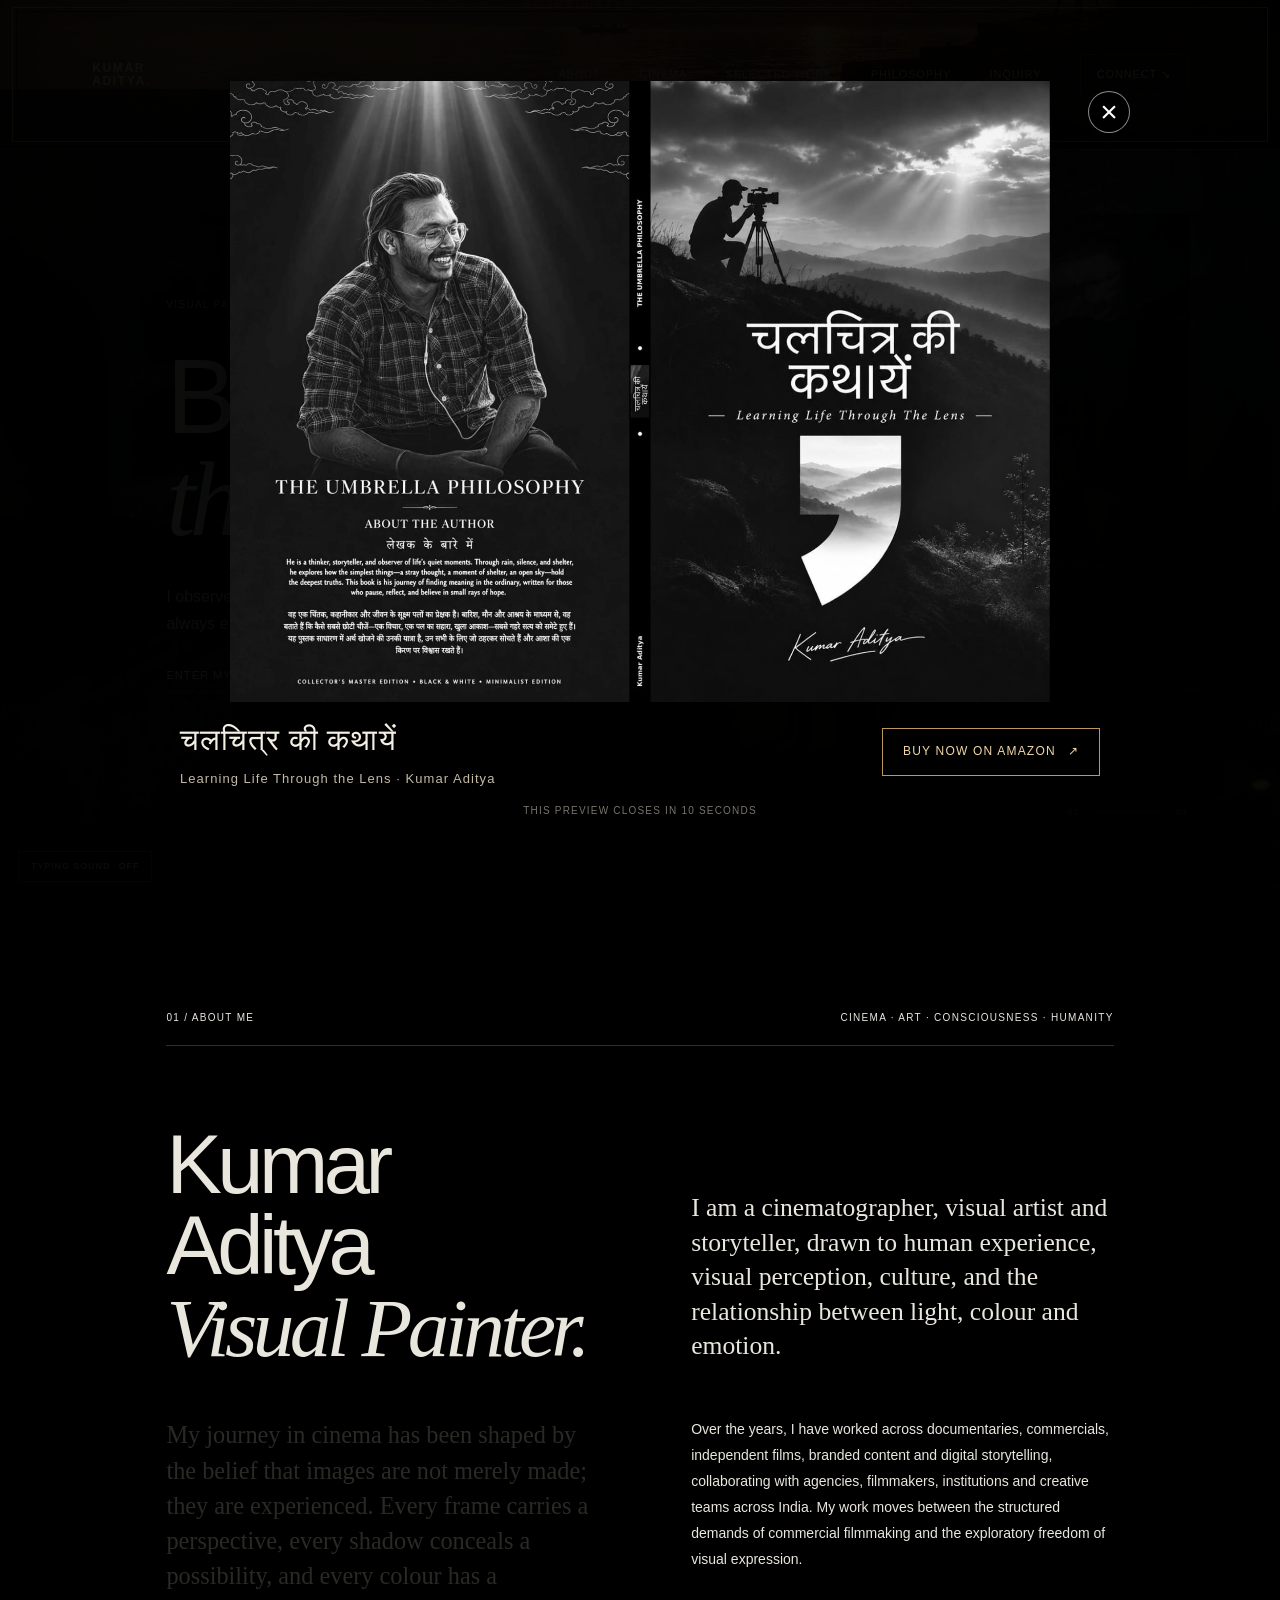
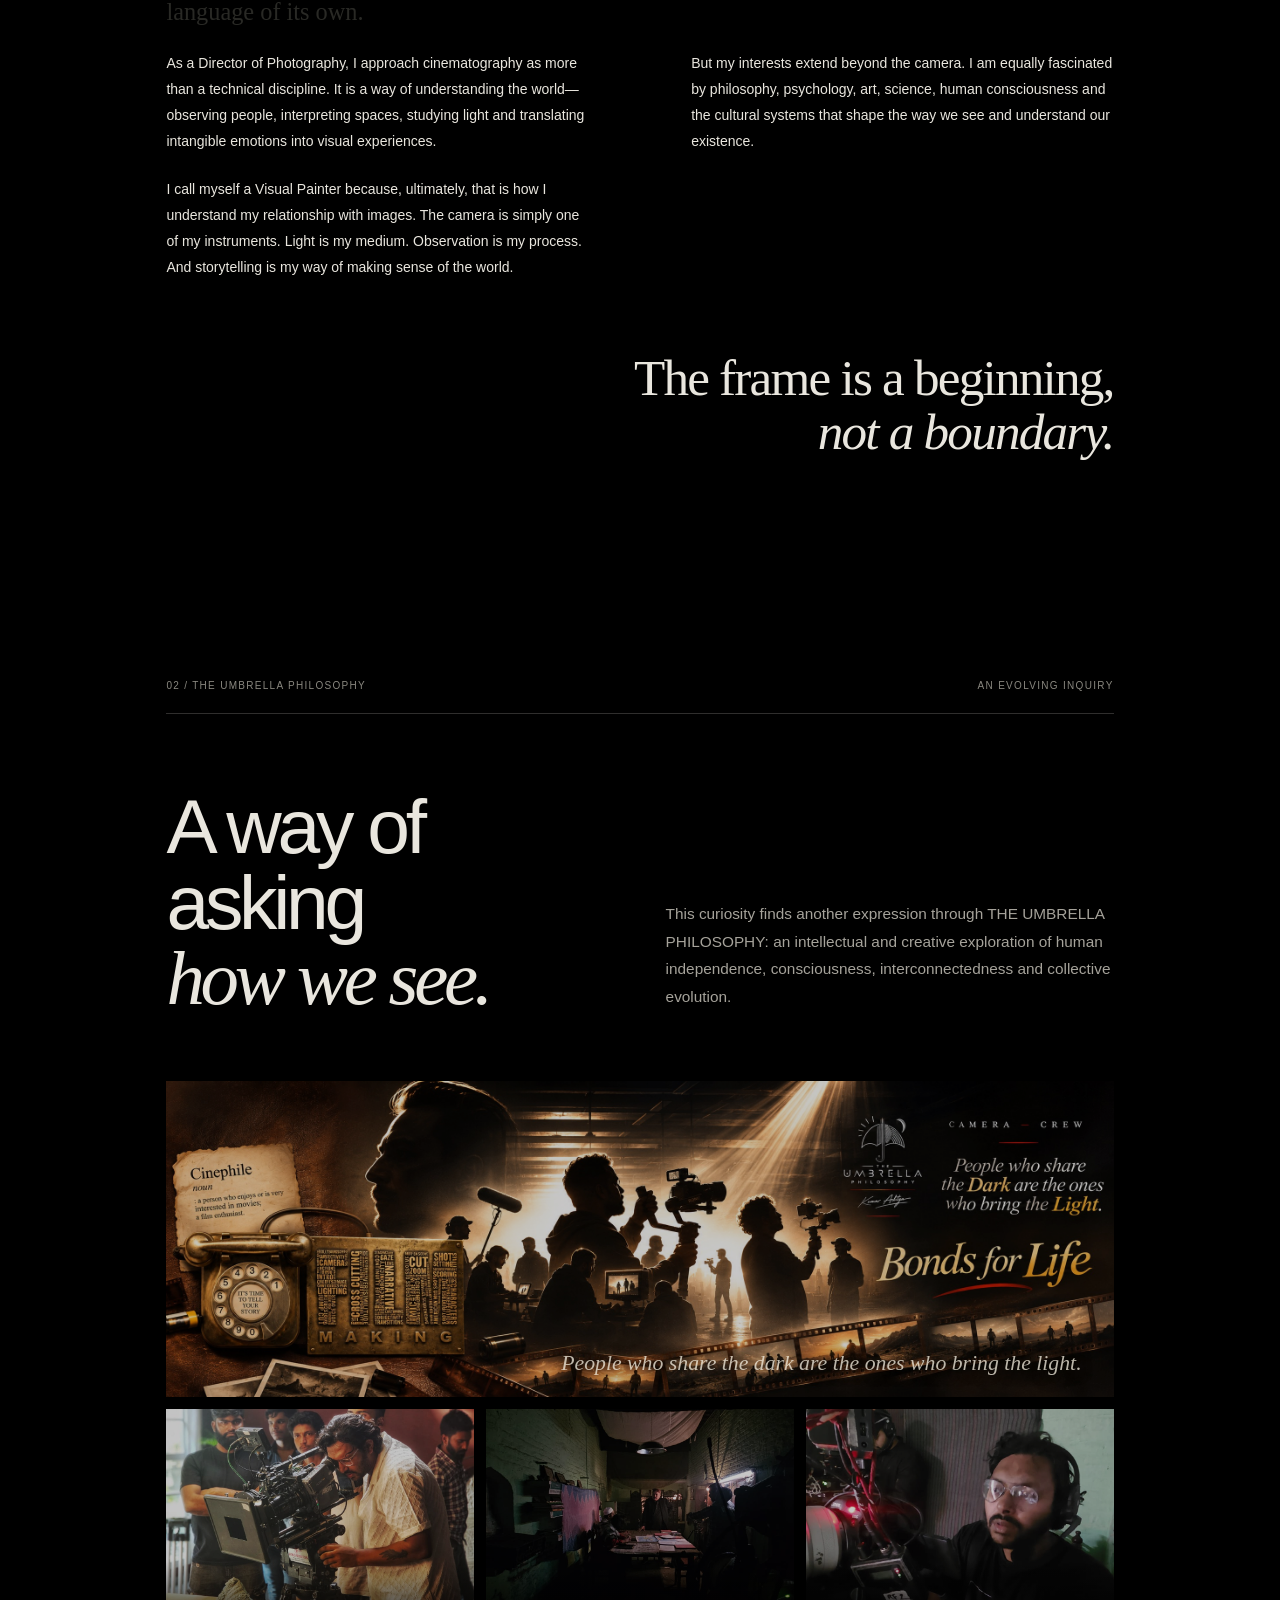
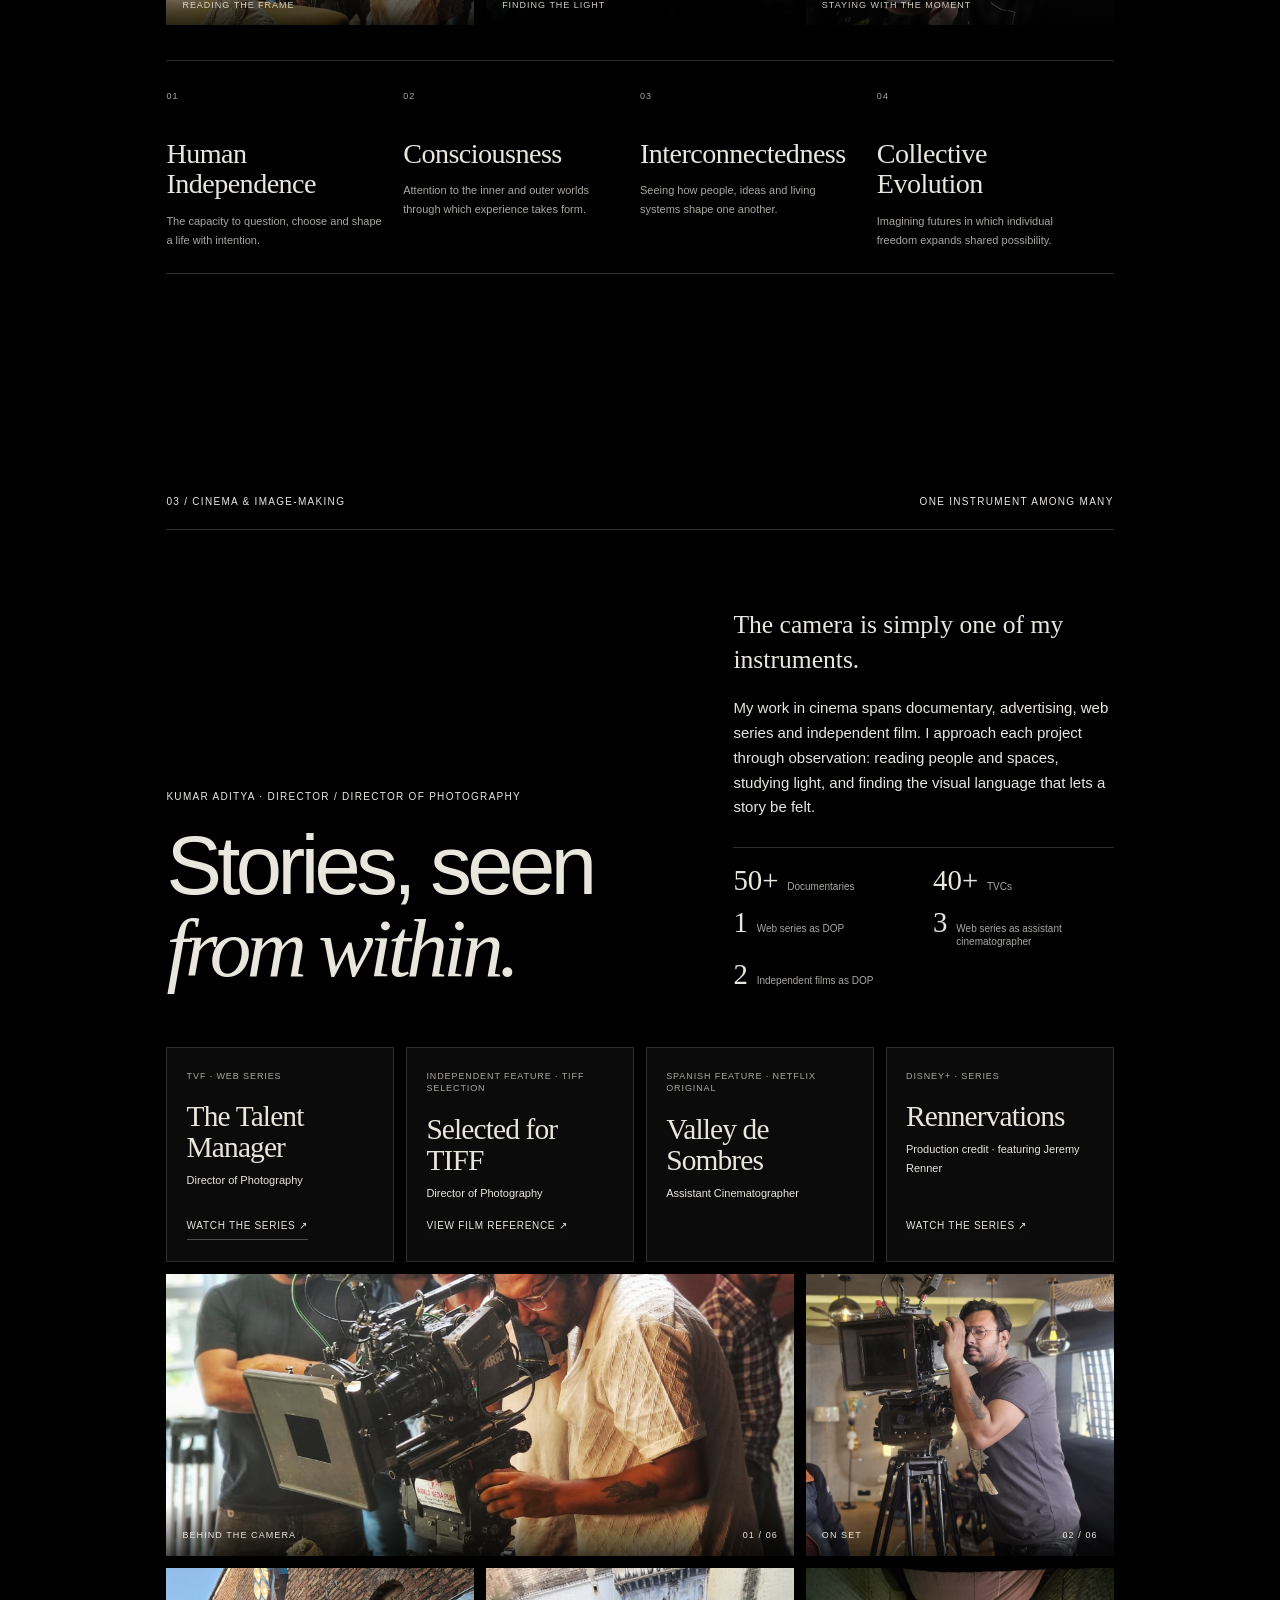
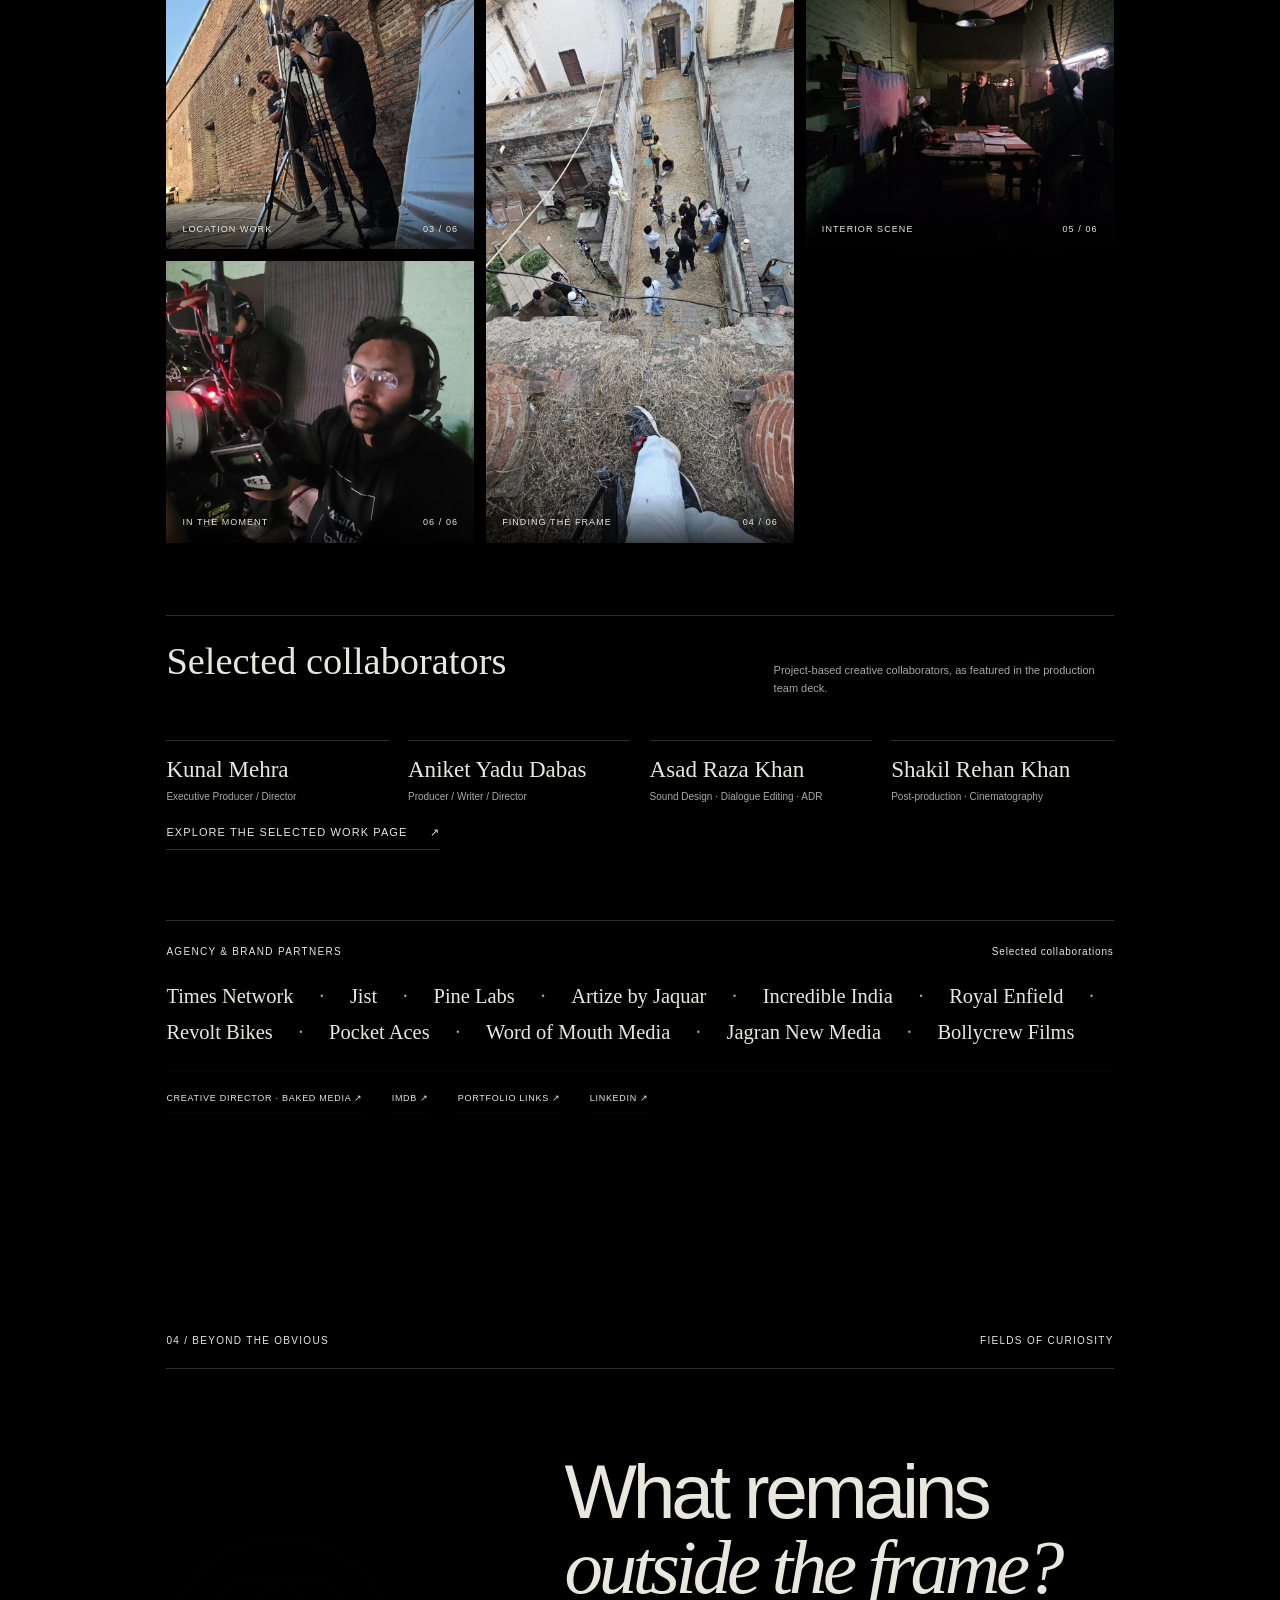
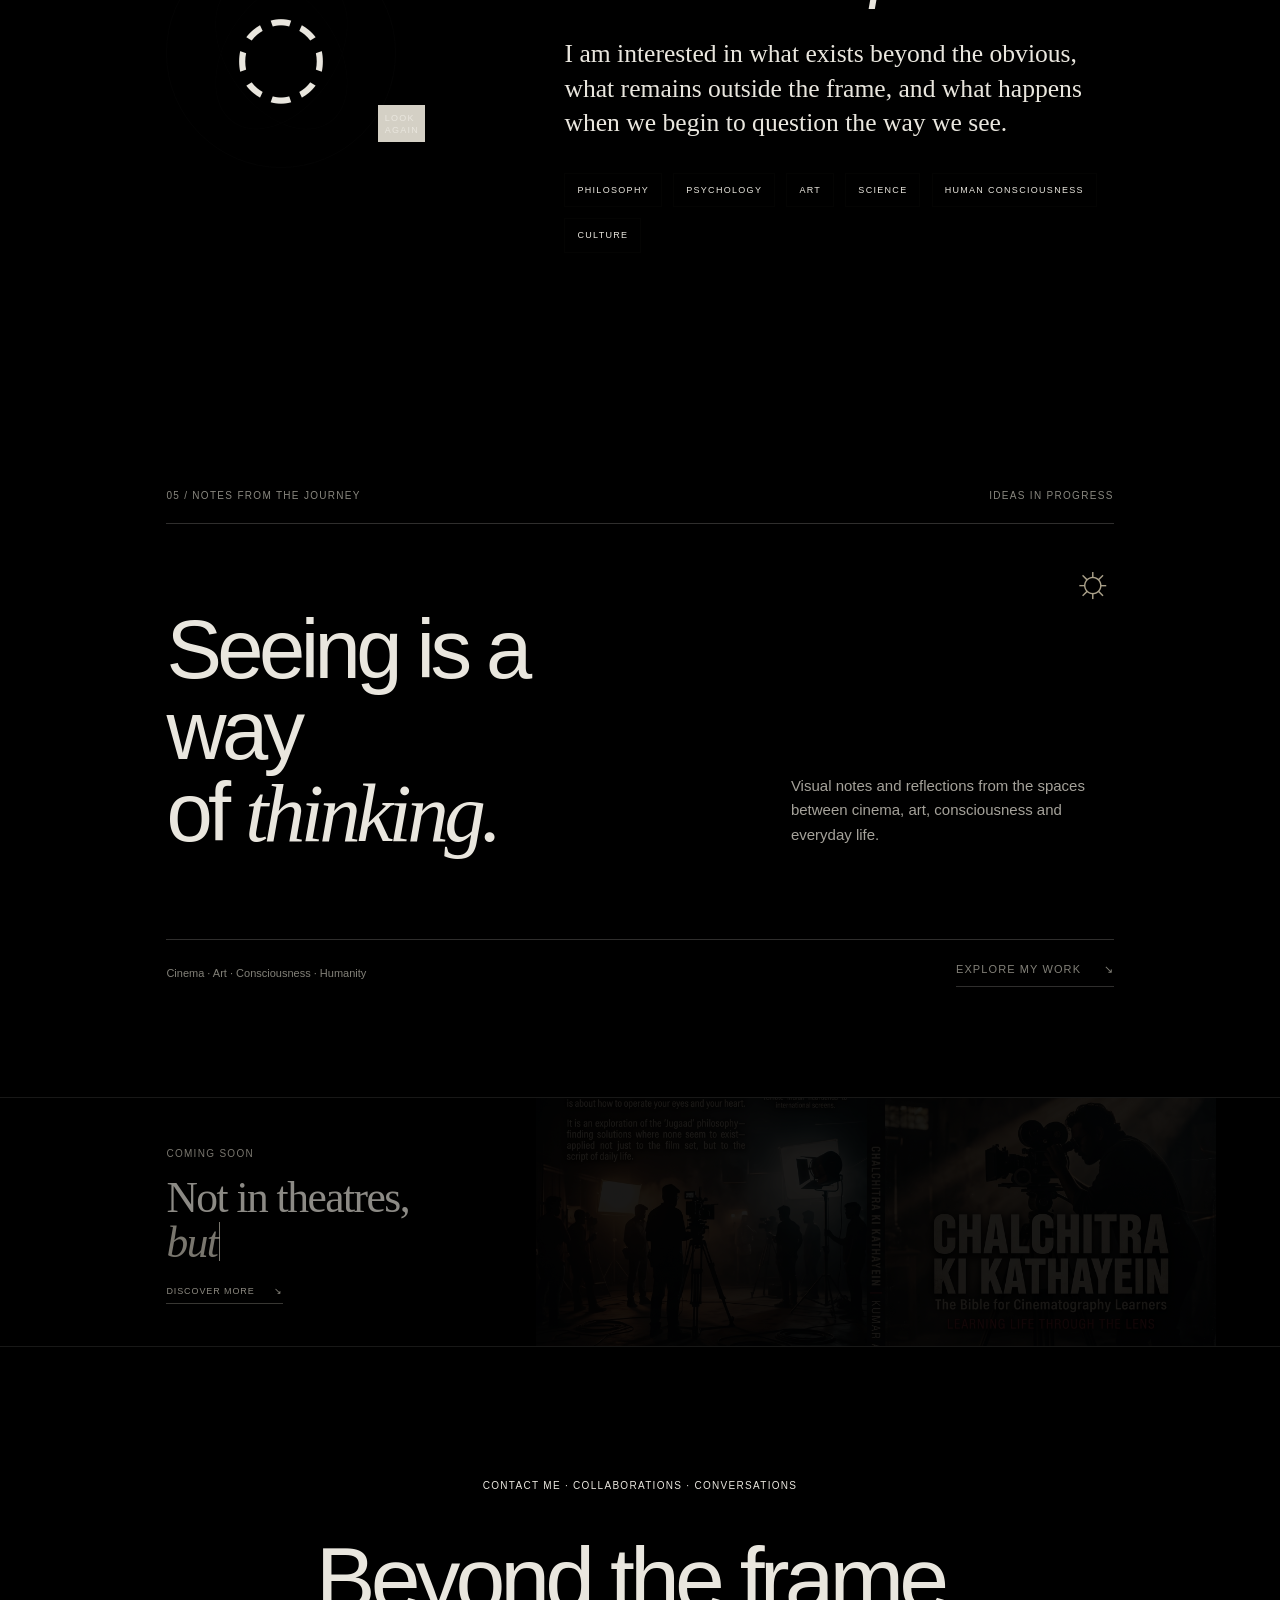
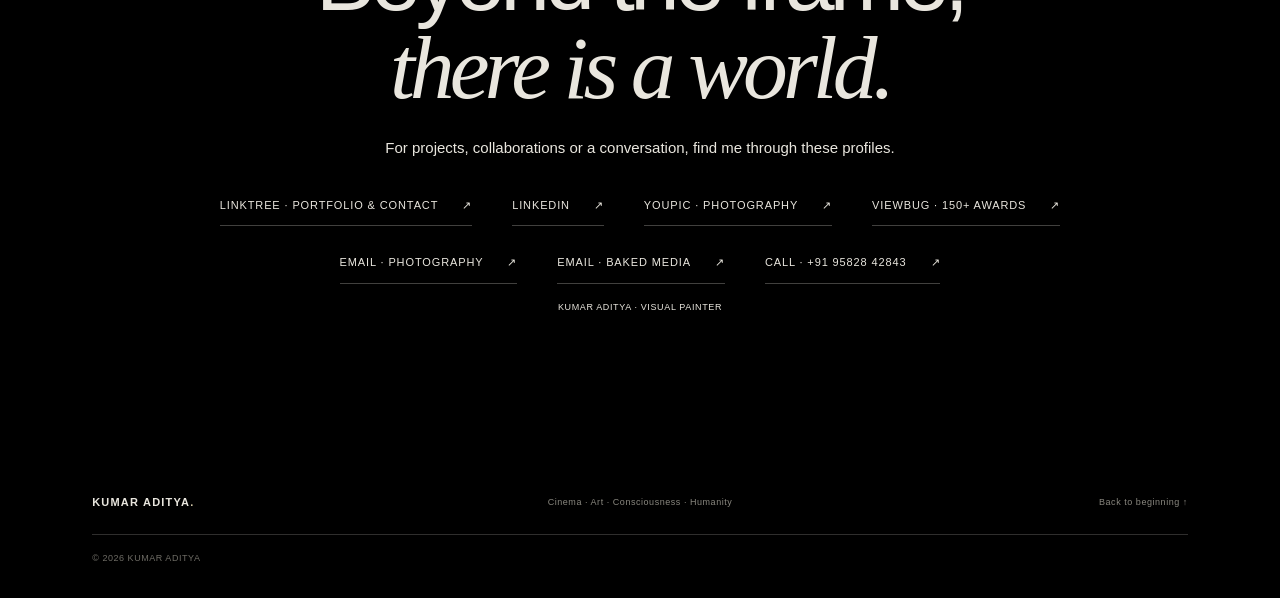
<file: index.html>
<!doctype html>
<html lang="en">
<head>
  <meta charset="utf-8">
  <meta name="viewport" content="width=device-width, initial-scale=1">
  <meta name="theme-color" content="#11110f">
  <meta name="description" content="Kumar Aditya — Visual Painter, cinematographer and storyteller. Cinema · Art · Consciousness · Humanity.">
  <title>Kumar Aditya — Visual Painter</title>
  <link rel="stylesheet" href="styles.css?v=20261117-booksplash">
  <link rel="stylesheet" href="darkness-bg.css?v=20261122-vignette">
  <script src="script.js?v=20261117-booksplash" defer></script>
  <script src="darkness-bg.js?v=20261122-vignette" defer></script>
</head>
<body>
  <div class="darkness-typewriter" aria-label="Darkness of Photography"><span class="darkness-typewriter-text" aria-hidden="true"></span></div>
  <button class="darkness-sound-toggle" type="button" aria-pressed="false" aria-label="Enable typing sound">Typing sound <span>off</span></button>
  <aside class="book-splash" id="book-splash" aria-labelledby="book-splash-title" aria-describedby="book-splash-note">
    <div class="book-splash-panel">
      <button class="book-splash-close" type="button" aria-label="Close book announcement">×</button>
      <img class="book-splash-cover" src="assets/chalchitra-book-cover.jpeg" alt="Black and white cover spread for Kumar Aditya’s book चलचित्र की कथायें — Learning Life Through the Lens">
      <div class="book-splash-details">
        <div><h2 id="book-splash-title">चलचित्र की कथायें</h2><p id="book-splash-note">Learning Life Through the Lens · Kumar Aditya</p></div>
        <a class="book-splash-buy" href="https://www.amazon.in/s?k=Chalchitra+Ki+Kathayein+Kumar+Aditya" target="_blank" rel="noopener noreferrer">Buy now on Amazon <span aria-hidden="true">↗</span></a>
      </div>
      <span class="book-splash-timer" aria-hidden="true">This preview closes in 10 seconds</span>
    </div>
  </aside>
  <a class="skip-link" href="#main">Skip to content</a>
  <header class="site-header">
    <div class="header-art" aria-hidden="true"><div class="header-card-layer"></div><div class="header-cloud-wave header-cloud-wave-one"></div><div class="header-cloud-wave header-cloud-wave-two"></div></div>
    <a class="wordmark" href="#top" aria-label="Kumar Aditya home">KUMAR<br>ADITYA<span class="wordmark-dot">.</span></a>
    <button class="menu-toggle" type="button" aria-expanded="false" aria-controls="site-nav"><span></span><span></span><span class="visually-hidden">Toggle navigation</span></button>
    <nav id="site-nav" class="site-nav" aria-label="Main navigation">
      <a href="#about">About</a><a href="#work">Cinema</a><a href="work.html">Selected Work</a><a href="#philosophy">Philosophy</a><a href="#inquiry">Inquiry</a>
      <a class="nav-contact" href="#connect">Connect <span aria-hidden="true">↘</span></a>
    </nav>
  </header>

  <main id="main">
    <section class="hero" id="top" aria-labelledby="hero-title">
      <div class="darkness-hero-art" aria-hidden="true"></div>
      <div class="darkness-hero-vignette" aria-hidden="true"></div>
      <div class="hero-orbit" aria-hidden="true"><span class="sun"></span><span class="moon"></span><span class="orbit-line"></span></div>
      <div class="hero-cinema-light" aria-hidden="true"></div>
      <div class="hero-ink-reveal" aria-hidden="true"><svg viewBox="0 0 100 100" preserveAspectRatio="none"><defs><mask id="hero-ink-mask" maskUnits="userSpaceOnUse" x="0" y="0" width="100" height="100"><rect width="100" height="100" fill="white"/><g transform="translate(50 52)"><g class="hero-ink-cutout" fill="black"><path d="M-5-1 C-9-5-6-11-1-12 C2-18 8-16 9-10 C15-8 17-2 12 2 C15 8 10 13 5 11 C1 17-6 14-6 9 C-13 8-15 2-11-2 C-10-5-7-5-5-1Z"/><path d="M-2-12 C-7-18-5-22-3-26 C0-21 2-18 1-13ZM9-8 C15-13 19-13 23-12 C20-8 16-6 11-5ZM-12 2 C-19 0-23 2-26 5 C-21 8-16 7-11 5ZM5 10 C8 16 7 21 5 25 C1 20 2 15 2 10Z"/><circle cx="-20" cy="-12" r="2.5"/><circle cx="20" cy="-20" r="1.8"/><circle cx="25" cy="8" r="2.2"/><circle cx="-22" cy="19" r="1.5"/><circle cx="13" cy="23" r="1.4"/></g></g></mask></defs><rect width="100" height="100" fill="#050504" mask="url(#hero-ink-mask)"/></svg></div>
      <p class="eyebrow hero-kicker">Visual Painter · Cinematographer · Storyteller</p>
      <h1 id="hero-title">Beyond the frame,<br><em>there is a world.</em></h1>
      <p class="hero-copy">I observe the world through frames, but my curiosity has always existed beyond them.</p>
      <a class="text-link" href="#about">Enter my world <span aria-hidden="true">↓</span></a>
      <div class="hero-index" aria-hidden="true"><span>01</span><span class="index-line"></span><span>04</span></div>
    </section>

    <section class="intro section-pad about-section" id="about">
      <div class="section-label"><span>01 / About me</span><span>Cinema · Art · Consciousness · Humanity</span></div>
      <div class="about-heading"><h2>Kumar Aditya<br><em>Visual Painter.</em></h2><p class="lead">I am a cinematographer, visual artist and storyteller, drawn to human experience, visual perception, culture, and the relationship between light, colour and emotion.</p></div>
      <div class="about-body">
        <p>My journey in cinema has been shaped by the belief that images are not merely made; they are experienced. Every frame carries a perspective, every shadow conceals a possibility, and every colour has a language of its own.</p>
        <p>Over the years, I have worked across documentaries, commercials, independent films, branded content and digital storytelling, collaborating with agencies, filmmakers, institutions and creative teams across India. My work moves between the structured demands of commercial filmmaking and the exploratory freedom of visual expression.</p>
        <p>As a Director of Photography, I approach cinematography as more than a technical discipline. It is a way of understanding the world—observing people, interpreting spaces, studying light and translating intangible emotions into visual experiences.</p>
        <p>But my interests extend beyond the camera. I am equally fascinated by philosophy, psychology, art, science, human consciousness and the cultural systems that shape the way we see and understand our existence.</p>
        <p>I call myself a Visual Painter because, ultimately, that is how I understand my relationship with images. The camera is simply one of my instruments. Light is my medium. Observation is my process. And storytelling is my way of making sense of the world.</p>
      </div>
      <p class="about-signature">The frame is a beginning,<br><em>not a boundary.</em></p>
    </section>

    <section class="expressions section-pad philosophy-section" id="philosophy">
      <div class="section-label"><span>02 / The Umbrella Philosophy</span><span>An evolving inquiry</span></div>
      <div class="expression-heading"><h2>A way of asking<br><em>how we see.</em></h2><p>This curiosity finds another expression through THE UMBRELLA PHILOSOPHY: an intellectual and creative exploration of human independence, consciousness, interconnectedness and collective evolution.</p></div>
      <figure class="philosophy-feature">
        <img src="assets/bonds-for-life-crew.jpg" alt="A cinematic collage about the bonds between camera and crew, created for The Umbrella Philosophy">
        <figcaption>People who share the dark are the ones who bring the light.</figcaption>
      </figure>
      <div class="philosophy-gallery" aria-label="Images from Kumar Aditya's filmmaking practice">
        <figure><img src="assets/kumar-on-set.jpeg" alt="Kumar Aditya operating a cinema camera with the crew on set" loading="lazy"><figcaption>Reading the frame</figcaption></figure>
        <figure><img src="assets/interior-scene.jpeg" alt="A dimly lit film scene being captured on location" loading="lazy"><figcaption>Finding the light</figcaption></figure>
        <figure><img src="assets/camera-closeup.jpeg" alt="A close view of a camera and cinematographer at work" loading="lazy"><figcaption>Staying with the moment</figcaption></figure>
      </div>
      <div class="philosophy-fields">
        <article><span>01</span><h3>Human<br>Independence</h3><p>The capacity to question, choose and shape a life with intention.</p></article>
        <article><span>02</span><h3>Consciousness</h3><p>Attention to the inner and outer worlds through which experience takes form.</p></article>
        <article><span>03</span><h3>Interconnectedness</h3><p>Seeing how people, ideas and living systems shape one another.</p></article>
        <article><span>04</span><h3>Collective<br>Evolution</h3><p>Imagining futures in which individual freedom expands shared possibility.</p></article>
      </div>
    </section>

    <section class="cinema section-pad" id="work">
      <div class="section-label"><span>03 / Cinema &amp; image-making</span><span>One instrument among many</span></div>
      <div class="cinema-intro">
        <div><p class="eyebrow">Kumar Aditya · Director / Director of Photography</p><h2>Stories, seen<br><em>from within.</em></h2></div>
        <div class="cinema-bio"><p class="lead">The camera is simply one of my instruments.</p><p>My work in cinema spans documentary, advertising, web series and independent film. I approach each project through observation: reading people and spaces, studying light, and finding the visual language that lets a story be felt.</p><div class="career-stats"><div><strong>50+</strong><span>Documentaries</span></div><div><strong>40+</strong><span>TVCs</span></div><div><strong>1</strong><span>Web series as DOP</span></div><div><strong>3</strong><span>Web series as assistant cinematographer</span></div><div><strong>2</strong><span>Independent films as DOP</span></div></div></div>
      </div>
      <div class="credit-grid">
        <article class="credit-card credit-featured"><span class="credit-type">TVF · Web series</span><h3>The Talent Manager</h3><p>Director of Photography</p><a href="https://www.youtube.com/watch?v=eAiAh4KioIY" target="_blank" rel="noopener noreferrer">Watch the series <span aria-hidden="true">↗</span></a></article>
        <article class="credit-card"><span class="credit-type">Independent feature · TIFF selection</span><h3>Selected for TIFF</h3><p>Director of Photography</p><a href="https://youtu.be/zzmLN0ZCnNM" target="_blank" rel="noopener noreferrer">View film reference <span aria-hidden="true">↗</span></a></article>
        <article class="credit-card"><span class="credit-type">Spanish feature · Netflix Original</span><h3>Valley de Sombres</h3><p>Assistant Cinematographer</p></article>
        <article class="credit-card"><span class="credit-type">Disney+ · Series</span><h3>Rennervations</h3><p>Production credit · featuring Jeremy Renner</p><a href="https://youtu.be/FifQJSqIGv0" target="_blank" rel="noopener noreferrer">Watch the series <span aria-hidden="true">↗</span></a></article>
      </div>
      <div class="film-gallery">
        <figure class="film-frame film-wide"><img src="assets/kumar-on-set.jpeg" alt="Kumar working at a cinema camera on set"><figcaption><span>Behind the camera</span><span>01 / 06</span></figcaption></figure>
        <figure class="film-frame"><img src="assets/camera-setup.jpeg" alt="Kumar operating a cinema camera during a production"><figcaption><span>On set</span><span>02 / 06</span></figcaption></figure>
        <figure class="film-frame"><img src="assets/location-team.jpeg" alt="Production crew working beside a historic brick location"><figcaption><span>Location work</span><span>03 / 06</span></figcaption></figure>
        <figure class="film-frame film-tall"><img src="assets/location-overhead.jpeg" alt="A film crew working in a historic courtyard, seen from above"><figcaption><span>Finding the frame</span><span>04 / 06</span></figcaption></figure>
        <figure class="film-frame"><img src="assets/interior-scene.jpeg" alt="A low-lit interior scene being filmed"><figcaption><span>Interior scene</span><span>05 / 06</span></figcaption></figure>
        <figure class="film-frame"><img src="assets/camera-closeup.jpeg" alt="Kumar monitoring a close camera setup on a film set"><figcaption><span>In the moment</span><span>06 / 06</span></figcaption></figure>
      </div>
      <div class="collaborators">
        <div class="collab-heading"><h3>Selected collaborators</h3><p>Project-based creative collaborators, as featured in the production team deck.</p></div>
        <div class="collab-grid">
          <article><h4>Kunal Mehra</h4><p>Executive Producer / Director</p></article>
          <article><h4>Aniket Yadu Dabas</h4><p>Producer / Writer / Director</p></article>
          <article><h4>Asad Raza Khan</h4><p>Sound Design · Dialogue Editing · ADR</p></article>
          <article><h4>Shakil Rehan Khan</h4><p>Post-production · Cinematography</p></article>
        </div>
      </div>
      <p class="selected-work-cta"><a class="text-link" href="work.html">Explore the selected work page <span aria-hidden="true">↗</span></a></p>
      <div class="industry-network">
        <div class="network-heading"><span class="eyebrow">Agency &amp; brand partners</span><span>Selected collaborations</span></div>
        <ul class="partner-list"><li>Times Network</li><li>Jist</li><li>Pine Labs</li><li>Artize by Jaquar</li><li>Incredible India</li><li>Royal Enfield</li><li>Revolt Bikes</li><li>Pocket Aces</li><li>Word of Mouth Media</li><li>Jagran New Media</li><li>Bollycrew Films</li></ul>
        <div class="profile-links"><a href="https://www.bakedmedia.in/" target="_blank" rel="noopener noreferrer">Creative Director · Baked Media <span aria-hidden="true">↗</span></a><a href="https://www.imdb.com/name/nm6410537/" target="_blank" rel="noopener noreferrer">IMDb <span aria-hidden="true">↗</span></a><a href="https://linktr.ee/adityakumardop" target="_blank" rel="noopener noreferrer">Portfolio links <span aria-hidden="true">↗</span></a><a href="https://www.linkedin.com/in/kumar-aditya-/" target="_blank" rel="noopener noreferrer">LinkedIn <span aria-hidden="true">↗</span></a></div>
      </div>
    </section>

    <section class="people section-pad inquiry-section" id="inquiry">
      <div class="section-label"><span>04 / Beyond the obvious</span><span>Fields of curiosity</span></div>
      <div class="inquiry-layout"><div class="people-mark" aria-hidden="true"><span>◌</span><small>LOOK<br>AGAIN</small></div><div><h2>What remains<br><em>outside the frame?</em></h2><p class="lead">I am interested in what exists beyond the obvious, what remains outside the frame, and what happens when we begin to question the way we see.</p><div class="people-tags inquiry-tags"><span>Philosophy</span><span>Psychology</span><span>Art</span><span>Science</span><span>Human consciousness</span><span>Culture</span></div></div></div>
    </section>

    <section class="journal section-pad" id="journal">
      <div class="section-label"><span>05 / Notes from the journey</span><span>Ideas in progress</span></div>
      <div class="journal-row"><h2>Seeing is a way<br>of <em>thinking.</em></h2><p>Visual notes and reflections from the spaces between cinema, art, consciousness and everyday life.</p><span class="journal-symbol" aria-hidden="true">☼</span></div>
      <div class="journal-bottom"><span>Cinema · Art · Consciousness · Humanity</span><a class="text-link" href="#connect">Explore my work <span aria-hidden="true">↘</span></a></div>
    </section>

    <section class="book-tease" aria-label="Upcoming book">
      <img class="book-watermark" src="chal-chitra-poster.jpg" alt="" aria-hidden="true">
      <div class="book-tease-copy"><span class="eyebrow book-coming" data-typewriter="COMING SOON" aria-label="Coming soon">COMING SOON</span><p aria-label="Not in theatres, but in your hands."><span data-typewriter="Not in theatres,">Not in theatres,</span><br><em><span data-typewriter="but in your hands.">but in your hands.</span></em></p><a class="book-cta" href="#connect" data-projector-sound>Discover more <span aria-hidden="true">↘</span></a></div>
    </section>

    <section class="contact section-pad" id="connect"><span class="eyebrow">Contact me · Collaborations · Conversations</span><h2>Beyond the frame,<br><em>there is a world.</em></h2><p class="contact-intro">For projects, collaborations or a conversation, find me through these profiles.</p><div class="contact-actions"><a class="contact-link" href="https://linktr.ee/adityakumardop" target="_blank" rel="noopener noreferrer">Linktree · Portfolio &amp; contact <span aria-hidden="true">↗</span></a><a class="contact-link" href="https://www.linkedin.com/in/kumar-aditya-/" target="_blank" rel="noopener noreferrer">LinkedIn <span aria-hidden="true">↗</span></a><a class="contact-link" href="https://youpic.com/photographer/adityarehan00/?mode=activity" target="_blank" rel="noopener noreferrer">YouPic · Photography <span aria-hidden="true">↗</span></a><a class="contact-link" href="https://www.viewbug.com/member/_4953" target="_blank" rel="noopener noreferrer">ViewBug · 150+ awards <span aria-hidden="true">↗</span></a><a class="contact-link" href="mailto:kumaradityadop@gmail.com">Email · Photography <span aria-hidden="true">↗</span></a><a class="contact-link" href="mailto:aditya@bakedmedia.in">Email · Baked Media <span aria-hidden="true">↗</span></a><a class="contact-link" href="tel:+919582842843">Call · +91 95828 42843 <span aria-hidden="true">↗</span></a></div><p class="contact-note">Kumar Aditya · Visual Painter</p></section>
  </main>

  <footer class="site-footer"><a class="footer-mark" href="#top">KUMAR ADITYA<span>.</span></a><p>Cinema · Art · Consciousness · Humanity</p><a href="#top" class="back-top">Back to beginning ↑</a><small>© <span id="year"></span> KUMAR ADITYA</small></footer>
</body>
</html>
</file>
<file: styles.css>
:root{color-scheme:dark;--ink:#11110f;--paper:#e9e6de;--muted:#aaa79f;--line:rgba(233,230,222,.2);--accent:#d3c8a8;--serif:Georgia,'Times New Roman',serif;--sans:Arial,Helvetica,sans-serif}*{box-sizing:border-box}html{scroll-behavior:smooth;scroll-padding-top:85px}body{margin:0;background:var(--ink);color:var(--paper);font-family:var(--sans);font-size:15px;line-height:1.65;-webkit-font-smoothing:antialiased}a{color:inherit;text-decoration:none}button{font:inherit}.skip-link{position:absolute;left:1rem;top:-5rem;background:var(--paper);color:var(--ink);padding:.6rem 1rem;z-index:10}.skip-link:focus{top:1rem}.visually-hidden{position:absolute;width:1px;height:1px;padding:0;margin:-1px;overflow:hidden;clip:rect(0,0,0,0);white-space:nowrap;border:0}.site-header{height:92px;padding:0 7.2vw;display:flex;align-items:center;justify-content:space-between;border-bottom:1px solid var(--line);position:absolute;z-index:5;top:0;left:0;width:100%}.wordmark{font-size:12px;font-weight:700;line-height:1.08;letter-spacing:.14em}.wordmark-dot,.footer-mark span{color:var(--accent)}.site-nav{display:flex;gap:clamp(1rem,3vw,3.2rem);align-items:center;font-size:11px;letter-spacing:.08em;text-transform:uppercase}.site-nav a{transition:color .2s}.site-nav a:hover,.text-link:hover{color:var(--accent)}.nav-contact{border:1px solid var(--line);padding:.65rem 1rem}.menu-toggle{display:none}.hero{min-height:760px;height:min(100vh,940px);padding:190px 13vw 100px;display:flex;flex-direction:column;align-items:flex-start;justify-content:center;position:relative;overflow:hidden;background:radial-gradient(ellipse at 75% 42%,rgba(118,111,91,.16),transparent 38%),linear-gradient(110deg,#11110f 40%,#171714 100%)}.hero:after{content:"";position:absolute;inset:0;background:linear-gradient(90deg,var(--ink) 0%,transparent 68%),linear-gradient(0deg,var(--ink),transparent 25%,transparent 78%,var(--ink));pointer-events:none}.hero>*:not(.hero-orbit){z-index:1}.eyebrow,.section-label,.pillar-number,.venture-no,.small-note,.people-tags,.contact-note{font-size:10px;letter-spacing:.13em;text-transform:uppercase}.hero-kicker{color:var(--muted);margin:0 0 2rem}.hero h1{font-weight:400;font-size:clamp(3.5rem,8.2vw,8rem);line-height:.98;letter-spacing:-.055em;margin:0;max-width:950px}.hero h1 em,h2 em{font-family:var(--serif);font-weight:400}.hero-copy{color:#c0bdb5;max-width:440px;margin:2rem 0 1.8rem;font-size:16px}.text-link{font-size:11px;letter-spacing:.1em;text-transform:uppercase;border-bottom:1px solid var(--line);padding-bottom:.5rem;display:inline-flex;gap:1.4rem;align-items:center;transition:color .2s}.hero-orbit{position:absolute;width:min(58vw,730px);aspect-ratio:1;right:3%;top:17%;border:1px solid rgba(233,230,222,.08);border-radius:50%}.orbit-line{position:absolute;inset:14%;border:1px solid rgba(233,230,222,.09);border-radius:50%;transform:rotate(-25deg) scaleY(.43)}.sun{position:absolute;width:36%;aspect-ratio:1;border-radius:50%;background:radial-gradient(circle at 39% 35%,#c7bea7,#817963 55%,#4a473f 100%);right:4%;top:14%;box-shadow:0 0 90px rgba(194,180,140,.12)}.moon{position:absolute;width:11%;aspect-ratio:1;border-radius:50%;background:#a9a69d;left:5%;bottom:29%;box-shadow:0 0 55px rgba(220,215,200,.12)}.hero-index{display:flex;align-items:center;gap:1rem;position:absolute;bottom:5rem;right:7.2vw;color:#77756e;font-size:9px;letter-spacing:.12em}.index-line{display:block;width:64px;height:1px;background:var(--line)}.section-pad{padding:110px 13vw}.section-label{display:flex;justify-content:space-between;color:#89877f;border-bottom:1px solid var(--line);padding-bottom:1.15rem}.intro{background:#e9e6de;color:#171715}.intro .section-label{border-color:rgba(17,17,15,.2);color:#77756e}.intro-grid{display:grid;grid-template-columns:1.1fr .9fr;gap:8vw;padding:82px 0 96px}.intro h2,.expression-heading h2,.people h2,.journal h2,.contact h2{font-size:clamp(3.2rem,6.5vw,6.4rem);font-weight:400;line-height:.98;letter-spacing:-.055em;margin:0}.intro-text{max-width:425px;padding-top:.6rem;color:#53524d}.lead{font-family:var(--serif);font-size:clamp(1.25rem,2vw,1.75rem);line-height:1.35;color:inherit;margin:0 0 1.2rem}.intro-text>p:not(.lead){margin:0 0 2rem}.intro .text-link{color:#1b1b18;border-color:rgba(17,17,15,.3)}.pillars{border-top:1px solid rgba(17,17,15,.22);display:grid;grid-template-columns:repeat(3,1fr)}.pillars article{padding:1.5rem 2rem 0 0}.pillar-number{color:#88847a}.pillars h3{font-size:clamp(1.4rem,2.4vw,2.3rem);font-weight:400;line-height:1.05;letter-spacing:-.035em;margin:2.5rem 0 1rem}.pillars p{max-width:240px;color:#66645d;font-size:13px}.expressions{background:#191917}.expression-heading{display:flex;align-items:flex-end;justify-content:space-between;gap:3rem;padding:75px 0 65px}.expression-heading h2{font-size:clamp(3rem,6vw,5.7rem)}.expression-heading p{max-width:285px;color:#a5a29a;margin:0 0 .3rem}.venture-list{border-top:1px solid var(--line)}.venture{min-height:104px;border-bottom:1px solid var(--line);display:grid;grid-template-columns:.45fr 1.5fr 1fr 30px;align-items:center;gap:1rem}.venture-no,.venture-kind{color:#929088}.venture-name{font-family:var(--serif);font-size:clamp(1.6rem,3.3vw,2.8rem);letter-spacing:-.035em}.venture-kind{font-size:11px;letter-spacing:.04em}.venture-arrow{font-size:20px;color:var(--accent);text-align:right}.venture:not(.venture-future):hover .venture-name{color:var(--accent)}.venture-future{color:#9a978f}.small-note{color:#79776f;letter-spacing:.04em;text-transform:none;margin-top:1.2rem}.people{background:#d4d0c5;color:#171715}.people .section-label{border-color:rgba(17,17,15,.25);color:#77756e}.people-layout{padding:85px 0 15px;display:grid;grid-template-columns:.7fr 1.3fr;gap:8vw;align-items:center}.people h2{margin-bottom:2rem}.people-layout>div:last-child{max-width:610px}.people .lead{max-width:560px;color:#57554f}.people-mark{width:230px;aspect-ratio:1;border:1px solid rgba(17,17,15,.27);border-radius:50%;position:relative;display:flex;align-items:center;justify-content:center}.people-mark:before,.people-mark:after{content:"";position:absolute;border:1px solid rgba(17,17,15,.22);border-radius:50%;inset:13%;transform:rotate(55deg) scaleY(.65)}.people-mark:after{transform:rotate(-55deg) scaleY(.65)}.people-mark span{font-size:110px;font-family:var(--serif);font-weight:lighter;line-height:1}.people-mark small{position:absolute;right:-30px;bottom:25px;background:#d4d0c5;font-size:9px;line-height:1.35;letter-spacing:.14em;padding:.4rem}.people-tags{display:flex;gap:.7rem;flex-wrap:wrap;margin-top:2rem}.people-tags span{border:1px solid rgba(17,17,15,.25);padding:.55rem .75rem;font-size:9px}.journal{background:#11110f}.journal-row{position:relative;display:grid;grid-template-columns:1fr .65fr;gap:10vw;align-items:end;padding:85px 0}.journal-row p{color:#a5a29a;max-width:300px;margin:0 0 .4rem}.journal-symbol{position:absolute;font-size:45px;right:0;top:20px;color:#aaa18a}.journal-bottom{border-top:1px solid var(--line);padding-top:1.2rem;display:flex;align-items:center;justify-content:space-between;color:#828078;font-size:11px}.contact{background:#c9c4b8;color:#171715;text-align:center;padding-top:125px;padding-bottom:130px}.contact .eyebrow{color:#68665f}.contact h2{font-size:clamp(3.5rem,7vw,7rem);margin:2.5rem 0}.contact-link{display:inline-flex;gap:3rem;align-items:center;border-bottom:1px solid rgba(17,17,15,.45);padding:.7rem 0;font-family:var(--serif);font-size:22px}.contact-note{font-size:9px;color:#77756e;margin-top:1rem;letter-spacing:.07em}.site-footer{min-height:120px;padding:2rem 7.2vw;display:grid;grid-template-columns:1fr 2fr 1fr;align-items:center;gap:1rem;color:#89877f}.footer-mark{font-size:11px;font-weight:700;letter-spacing:.11em;color:var(--paper)}.site-footer p,.site-footer small,.back-top{font-size:9px;letter-spacing:.06em}.site-footer p{text-align:center}.back-top{text-align:right}.site-footer small{grid-column:1/-1;border-top:1px solid var(--line);padding-top:1rem;color:#6e6c65}
@media(max-width:760px){.site-header{height:76px;padding:0 6vw}.menu-toggle{display:flex;width:38px;height:38px;border:1px solid var(--line);background:transparent;flex-direction:column;justify-content:center;align-items:center;gap:5px;color:var(--paper)}.menu-toggle>span:not(.visually-hidden){width:15px;height:1px;background:var(--paper)}.site-nav{display:none;position:absolute;top:75px;left:0;right:0;background:#151513;padding:1rem 6vw 1.5rem;flex-direction:column;align-items:stretch;gap:0;border-bottom:1px solid var(--line)}.site-nav.is-open{display:flex}.site-nav a{padding:1rem 0;border-bottom:1px solid var(--line)}.site-nav .nav-contact{border:0}.hero{height:100svh;min-height:670px;padding:140px 7vw 100px}.hero-orbit{width:95vw;right:-38%;top:18%;opacity:.7}.hero h1{font-size:clamp(3.4rem,13.5vw,6.4rem)}.hero-copy{max-width:330px;font-size:14px}.hero-index{bottom:2.5rem;right:7vw}.section-pad{padding:76px 7vw}.section-label{font-size:8px}.intro-grid{grid-template-columns:1fr;gap:2.5rem;padding:55px 0 65px}.intro h2,.expression-heading h2,.people h2,.journal h2{font-size:clamp(3.1rem,12vw,5rem)}.pillars{grid-template-columns:1fr}.pillars article{padding:1.2rem 0;border-bottom:1px solid rgba(17,17,15,.17)}.pillars h3{margin:1.4rem 0 .5rem}.pillars p{max-width:390px;margin:.5rem 0}.expression-heading{display:block;padding:55px 0 45px}.expression-heading p{margin-top:1.5rem}.venture{grid-template-columns:28px 1fr 24px;min-height:88px;gap:.7rem}.venture-kind{grid-column:2;grid-row:2;margin-top:-1.7rem;padding-bottom:1rem}.venture-arrow{grid-column:3;grid-row:1}.venture-name{grid-column:2;grid-row:1;font-size:1.8rem}.venture-no{grid-column:1;grid-row:1}.people-layout{grid-template-columns:1fr;gap:3rem;padding:55px 0 0}.people-mark{width:165px;margin-left:1rem}.people-mark span{font-size:80px}.people-mark small{right:-38px}.journal-row{grid-template-columns:1fr;gap:2rem;padding:55px 0}.journal-row p{max-width:350px}.journal-symbol{font-size:35px}.journal-bottom{align-items:flex-start;gap:1rem;flex-direction:column}.contact{padding-top:90px;padding-bottom:95px}.contact h2{font-size:clamp(3.3rem,13vw,5.4rem);margin:2rem 0}.site-footer{padding:1.8rem 7vw;grid-template-columns:1fr 1fr}.site-footer p{grid-column:1/-1;grid-row:2;text-align:left;margin:0}.back-top{text-align:right;grid-column:2;grid-row:1}.site-footer small{grid-row:3}}
@media(prefers-reduced-motion:reduce){html{scroll-behavior:auto}*,*:before,*:after{transition:none!important}}
@media(max-width:760px){.site-header{height:76px;padding:0 6vw}.menu-toggle{display:flex;width:38px;height:38px;border:1px solid var(--line);background:transparent;flex-direction:column;justify-content:center;align-items:center;gap:5px;color:var(--paper)}.menu-toggle>span:not(.visually-hidden){width:15px;height:1px;background:var(--paper)}.site-nav{display:none;position:absolute;top:75px;left:0;right:0;background:#151513;padding:1rem 6vw 1.5rem;flex-direction:column;align-items:stretch;gap:0;border-bottom:1px solid var(--line)}.site-nav.is-open{display:flex}.site-nav a{padding:1rem 0;border-bottom:1px solid var(--line)}.site-nav .nav-contact{border:0}.hero{height:100svh;min-height:670px;padding:140px 7vw 100px}.hero-orbit{width:95vw;right:-38%;top:18%;opacity:.7}.hero h1{font-size:clamp(3.4rem,13.5vw,6.4rem)}.hero-copy{max-width:330px;font-size:14px}.hero-index{bottom:2.5rem;right:7vw}.section-pad{padding:76px 7vw}.section-label{font-size:8px}.intro-grid{grid-template-columns:1fr;gap:2.5rem;padding:55px 0 65px}.intro h2,.expression-heading h2,.people h2,.journal h2{font-size:clamp(3.1rem,12vw,5rem)}.pillars{grid-template-columns:1fr}.pillars article{padding:1.2rem 0;border-bottom:1px solid rgba(17,17,15,.17)}.pillars h3{margin:1.4rem 0 .5rem}.pillars p{max-width:390px;margin:.5rem 0}.expression-heading{display:block;padding:55px 0 45px}.expression-heading p{margin-top:1.5rem}.venture{grid-template-columns:28px 1fr 24px;min-height:88px;gap:.7rem}.venture-kind{grid-column:2;grid-row:2;margin-top:-1.7rem;padding-bottom:1rem}.venture-arrow{grid-column:3;grid-row:1}.venture-name{grid-column:2;grid-row:1;font-size:1.8rem}.venture-no{grid-column:1;grid-row:1}.people-layout{grid-template-columns:1fr;gap:3rem;padding:55px 0 0}.people-mark{width:165px;margin-left:1rem}.people-mark span{font-size:80px}.people-mark small{right:-38px}.journal-row{grid-template-columns:1fr;gap:2rem;padding:55px 0}.journal-row p{max-width:350px}.journal-symbol{font-size:35px}.journal-bottom{align-items:flex-start;gap:1rem;flex-direction:column}.contact{padding-top:90px;padding-bottom:95px}.contact h2{font-size:clamp(3.3rem,13vw,5.4rem);margin:2rem 0}.site-footer{padding:1.8rem 7vw;grid-template-columns:1fr 1fr}.site-footer p{grid-column:1/-1;grid-row:2;text-align:left;margin:0}.back-top{grid-column:2;grid-row:1}.site-footer small{grid-row:3}}
@media(prefers-reduced-motion:reduce){html{scroll-behavior:auto}*,*:before,*:after{transition:none!important}}

/* Portfolio and production team */
.cinema{background:#e9e6de;color:#171715}.cinema .section-label{border-color:rgba(17,17,15,.2);color:#77756e}.cinema-intro{display:grid;grid-template-columns:1.1fr .9fr;gap:8vw;align-items:end;padding:78px 0 58px}.cinema-intro .eyebrow{color:#77756e;margin:0 0 1.2rem}.cinema-intro h2{font-size:clamp(3.2rem,6.5vw,6rem);font-weight:400;line-height:.98;letter-spacing:-.055em;margin:0}.cinema-bio{max-width:440px;color:#53524d}.cinema-bio .lead{font-size:clamp(1.3rem,2vw,1.7rem)}.filmography{border-top:1px solid rgba(17,17,15,.2);padding-top:1rem;margin:1.8rem 0 0;font-size:12px;line-height:1.8}.filmography span{display:block;text-transform:uppercase;letter-spacing:.12em;font-size:9px;color:#77756e;margin-bottom:.35rem}.film-gallery{display:grid;grid-template-columns:repeat(3,minmax(0,1fr));grid-auto-rows:clamp(190px,22vw,300px);gap:12px}.film-frame{position:relative;margin:0;overflow:hidden;background:#ccc8be;min-width:0}.film-frame img{width:100%;height:100%;display:block;object-fit:cover;transition:transform .7s cubic-bezier(.2,.7,.2,1);filter:saturate(.8)}.film-frame:hover img{transform:scale(1.035)}.film-frame figcaption{position:absolute;bottom:0;left:0;right:0;display:flex;justify-content:space-between;align-items:center;padding:1.3rem 1rem .8rem;background:linear-gradient(transparent,rgba(0,0,0,.7));color:#f3f0e8;font-size:9px;letter-spacing:.12em;text-transform:uppercase}.film-wide{grid-column:span 2}.film-tall{grid-row:span 2}.film-tall img{object-position:center 55%}.collaborators{border-top:1px solid rgba(17,17,15,.22);margin-top:72px;padding-top:1.5rem}.collab-heading{display:flex;justify-content:space-between;align-items:baseline;gap:2rem}.collab-heading h3{font:400 clamp(1.7rem,3vw,2.6rem)/1.1 var(--serif);margin:0}.collab-heading p{color:#77756e;font-size:11px;max-width:340px}.collab-grid{display:grid;grid-template-columns:repeat(4,1fr);gap:1.2rem;margin-top:2rem}.collab-grid article{border-top:1px solid rgba(17,17,15,.22);padding-top:.9rem}.collab-grid h4{font:400 clamp(1.1rem,1.8vw,1.55rem)/1.15 var(--serif);margin:0 0 .45rem}.collab-grid p{font-size:10px;color:#77756e;margin:0;line-height:1.5}
@media(max-width:760px){.cinema-intro{grid-template-columns:1fr;gap:2rem;padding:55px 0 42px}.cinema-intro h2{font-size:clamp(3.1rem,12vw,5rem)}.film-gallery{grid-template-columns:repeat(2,minmax(0,1fr));grid-auto-rows:clamp(150px,53vw,245px);gap:8px}.film-wide{grid-column:span 2}.film-tall{grid-row:span 1;aspect-ratio:4/3}.film-tall img{object-position:center 43%}.film-frame figcaption{font-size:8px;padding:.9rem .6rem .5rem}.collaborators{margin-top:52px}.collab-heading{display:block}.collab-grid{grid-template-columns:repeat(2,1fr);gap:1.5rem 1rem}}
.career-stats{display:grid;grid-template-columns:repeat(2,minmax(0,1fr));gap:.8rem 1.2rem;margin-top:1.7rem;padding-top:1.1rem;border-top:1px solid rgba(17,17,15,.2)}.career-stats div{display:flex;align-items:baseline;gap:.55rem}.career-stats strong{font:400 1.8rem/1 var(--serif);white-space:nowrap}.career-stats span{font-size:10px;line-height:1.3;color:#77756e}.credit-grid{display:grid;grid-template-columns:repeat(4,minmax(0,1fr));gap:12px;margin-bottom:12px}.credit-card{min-height:200px;padding:1.35rem 1.2rem;background:#dedbd2;display:flex;flex-direction:column;align-items:flex-start}.credit-featured{background:#171715;color:#e9e6de}.credit-type{font-size:9px;line-height:1.4;letter-spacing:.1em;text-transform:uppercase;color:#77756e}.credit-featured .credit-type{color:#b6ad96}.credit-card h3{font:400 clamp(1.45rem,2.3vw,2rem)/1.05 var(--serif);letter-spacing:-.03em;margin:1.2rem 0 .5rem}.credit-card p{font-size:11px;color:#77756e;margin:0 0 1rem}.credit-featured p{color:#aaa79f}.credit-card a{font-size:10px;letter-spacing:.07em;text-transform:uppercase;margin-top:auto;border-bottom:1px solid rgba(17,17,15,.3);padding-bottom:.25rem}.credit-featured a{border-color:rgba(233,230,222,.3)}.industry-network{margin-top:70px;padding-top:1.4rem;border-top:1px solid rgba(17,17,15,.22)}.network-heading{display:flex;justify-content:space-between;align-items:center;color:#77756e;font-size:10px;letter-spacing:.08em}.network-heading .eyebrow{margin:0}.partner-list{list-style:none;padding:1.4rem 0 1.6rem;margin:0;display:flex;flex-wrap:wrap;column-gap:1.6rem;row-gap:.6rem;border-bottom:1px solid rgba(17,17,15,.2)}.partner-list li{font:400 clamp(1rem,1.6vw,1.4rem)/1.3 var(--serif);color:#373630}.partner-list li:after{content:"·";color:#989385;margin-left:1.6rem}.partner-list li:last-child:after{content:"";margin:0}.profile-links{display:flex;flex-wrap:wrap;gap:.6rem 1.8rem;padding-top:1.2rem}.profile-links a{font-size:9px;text-transform:uppercase;letter-spacing:.08em;border-bottom:1px solid rgba(17,17,15,.25);padding-bottom:.35rem}
@media(max-width:760px){.career-stats{gap:.9rem .5rem}.career-stats strong{font-size:1.55rem}.career-stats span{font-size:9px}.credit-grid{grid-template-columns:repeat(2,minmax(0,1fr));gap:8px}.credit-card{min-height:175px;padding:1rem .8rem}.credit-card h3{font-size:1.45rem;margin:1rem 0 .45rem}.credit-card p{font-size:10px}.network-heading{align-items:flex-start;gap:.5rem;flex-direction:column}.partner-list{column-gap:.6rem;row-gap:.5rem}.partner-list li{font-size:1.05rem}.partner-list li:after{margin-left:.6rem}.profile-links{gap:1rem 1.3rem}}
.about-heading{display:grid;grid-template-columns:1fr 1fr;gap:8vw;align-items:end;padding:78px 0 48px}.about-heading h2{font-size:clamp(3.2rem,6.5vw,6.1rem);font-weight:400;line-height:.98;letter-spacing:-.055em;margin:0}.about-heading .lead{max-width:560px;color:#53524d;margin:0 0 .35rem}.about-body{display:grid;grid-template-columns:repeat(2,minmax(0,1fr));gap:1.4rem 8vw;color:#53524d;max-width:1060px}.about-body p{margin:0;font-size:14px;line-height:1.85}.about-body p:first-child{font:400 clamp(1.2rem,1.9vw,1.55rem)/1.45 var(--serif);color:#292925}.about-signature{font:400 clamp(2.2rem,4vw,4rem)/1.05 var(--serif);letter-spacing:-.035em;color:#33312a;margin:70px 0 0 auto;max-width:600px;text-align:right}.philosophy-fields{display:grid;grid-template-columns:repeat(4,minmax(0,1fr));border-top:1px solid var(--line);margin-top:35px}.philosophy-fields article{padding:1.3rem 1.25rem 0 0;border-bottom:1px solid var(--line)}.philosophy-fields article>span{font-size:9px;letter-spacing:.12em;color:#a9a59a}.philosophy-fields h3{font:400 clamp(1.35rem,2.2vw,2.1rem)/1.08 var(--serif);margin:2rem 0 .75rem;letter-spacing:-.02em}.philosophy-fields p{font-size:11px;line-height:1.7;color:#aaa79f;max-width:220px;margin:0 0 1.5rem}.inquiry-layout{padding:85px 0 15px;display:grid;grid-template-columns:.7fr 1.3fr;gap:8vw;align-items:center}.inquiry-layout>div:last-child{max-width:660px}.inquiry-section h2{font-size:clamp(3.2rem,6vw,5.8rem);font-weight:400;line-height:.98;letter-spacing:-.055em;margin:0 0 2rem}.inquiry-section .lead{max-width:620px;color:#57554f}.contact-link{transition:color .2s}.contact-link:hover{color:#5e594c}
@media(max-width:760px){.about-heading{grid-template-columns:1fr;gap:2rem;padding:55px 0 35px}.about-heading h2{font-size:clamp(3.1rem,12vw,5rem)}.about-body{grid-template-columns:1fr;gap:1.1rem}.about-signature{margin-top:45px}.philosophy-fields{grid-template-columns:repeat(2,minmax(0,1fr));gap:0 1rem}.philosophy-fields article{padding:1rem .3rem 0 0}.philosophy-fields h3{margin:1.2rem 0 .6rem;font-size:1.5rem}.philosophy-fields p{margin-bottom:1rem}.inquiry-layout{grid-template-columns:1fr;gap:3rem;padding:55px 0 0}.inquiry-section h2{font-size:clamp(3rem,11vw,4.8rem)}}

.contact-intro{max-width:520px;margin:-1rem auto 1.5rem;color:#57554f}.contact-actions{display:flex;justify-content:center;flex-wrap:wrap;gap:1rem 2.5rem}.contact-actions .contact-link{font-family:var(--sans);font-size:11px;letter-spacing:.08em;text-transform:uppercase;gap:1.5rem}

.book-tease{min-height:210px;position:relative;overflow:hidden;display:flex;align-items:center;padding:42px 13vw;background:#151512;border-top:1px solid rgba(233,230,222,.1);border-bottom:1px solid rgba(233,230,222,.1)}.book-watermark{position:absolute;width:min(54vw,680px);height:auto;right:5vw;top:50%;transform:translateY(-50%);opacity:.105;filter:grayscale(.25);pointer-events:none}.book-tease-copy{position:relative;z-index:1}.book-tease-copy .eyebrow{color:rgba(201,196,184,.6)}.book-tease-copy p{font:400 clamp(1.8rem,3.4vw,3rem)/1.05 var(--serif);letter-spacing:-.035em;margin:.65rem 0 0;color:rgba(233,230,222,.6)}.book-tease-copy p em{color:rgba(201,196,184,.6)}.book-cta{display:inline-flex;gap:1.2rem;align-items:center;margin-top:1.1rem;padding-bottom:.25rem;border-bottom:1px solid rgba(201,196,184,.28);font-size:9px;letter-spacing:.1em;text-transform:uppercase;color:rgba(201,196,184,.7)}.book-cta:hover{color:#e9e6de}.book-cta:focus-visible{outline:1px solid var(--accent);outline-offset:5px}.book-typed::after{content:"";display:inline-block;height:.9em;border-right:1px solid currentColor;margin-left:2px;vertical-align:-.08em;animation:book-caret .8s steps(1,end) infinite}@keyframes book-caret{50%{opacity:0}}@media(max-width:760px){.book-tease{min-height:175px;padding:32px 7vw}.book-watermark{width:82vw;right:-20vw;opacity:.08}.book-tease-copy p{font-size:2rem}}
@media(prefers-reduced-motion:reduce){.book-typed::after{animation:none;opacity:0}}

/* Immersive photographic hero */
.hero{isolation:isolate;background:#10100d;--light-x:50%;--light-y:52%}
.hero::before{content:"";position:absolute;inset:0;z-index:0;background:linear-gradient(90deg,rgba(10,11,9,.68) 0%,rgba(10,11,9,.32) 55%,rgba(10,11,9,.16) 100%),linear-gradient(0deg,rgba(10,11,9,.42),transparent 45%,rgba(10,11,9,.25)),url("hero-location-optimized.jpeg") center 54%/cover no-repeat;transform:scale(1.015)}
.hero::after{content:"";position:absolute;z-index:0;inset:auto;width:min(62vw,720px);height:min(62vw,720px);left:var(--light-x);top:var(--light-y);transform:translate(-50%,-50%);border-radius:50%;background:radial-gradient(circle,rgba(255,226,170,.24) 0%,rgba(255,226,170,.11) 27%,rgba(255,226,170,.035) 48%,transparent 72%);mix-blend-mode:screen;opacity:.88;pointer-events:none;transition:left .12s ease-out,top .12s ease-out,opacity .45s ease}
.hero-orbit{display:none}.hero h1{color:rgba(233,230,222,.9);text-shadow:0 2px 30px rgba(0,0,0,.35)}.hero-kicker,.hero-copy,.hero .text-link{ text-shadow:0 1px 16px rgba(0,0,0,.8)}
@media(max-width:760px){.hero::before{background-image:linear-gradient(90deg,rgba(10,11,9,.58),rgba(10,11,9,.24)),linear-gradient(0deg,rgba(10,11,9,.52),transparent 50%,rgba(10,11,9,.28)),url("hero-location-optimized.jpeg");background-position:center,center,58% center}.hero::after{width:95vw;height:95vw;left:55%;top:52%;opacity:.72}}
@media(hover:none){.hero::after{opacity:.65}}
@media(prefers-reduced-motion:reduce){.hero::after{transition:none}}

/* Evenly aligned philosophy copy and a quiet crew image sequence */
.expression-heading{display:grid;grid-template-columns:repeat(2,minmax(0,1fr));align-items:end;gap:4vw}
.expression-heading h2,.expression-heading p{width:100%;max-width:none}
.expression-heading p{font-size:clamp(14px,1.2vw,17px);line-height:1.8;margin:0 0 .35rem}
.philosophy-feature{margin:0;position:relative;overflow:hidden;background:#10100f;aspect-ratio:3/1}
.philosophy-feature img{width:100%;height:100%;display:block;object-fit:cover;object-position:center 48%;filter:brightness(.78);transition:filter .5s,transform 1s}
.philosophy-feature:hover img{filter:brightness(.94);transform:scale(1.015)}
.philosophy-feature figcaption{position:absolute;right:2rem;bottom:1.2rem;color:rgba(245,240,226,.75);font:italic clamp(14px,1.7vw,22px)/1.25 var(--serif);text-shadow:0 1px 16px #000}
.philosophy-gallery{display:grid;grid-template-columns:repeat(3,minmax(0,1fr));gap:12px;margin-top:12px}
.philosophy-gallery figure{position:relative;margin:0;overflow:hidden;background:#10100f;aspect-ratio:1.42/1}
.philosophy-gallery img{width:100%;height:100%;display:block;object-fit:cover;filter:brightness(.78) saturate(.82);transition:filter .45s,transform .8s}
.philosophy-gallery figure:hover img{filter:brightness(1);transform:scale(1.035)}
.philosophy-gallery figcaption{position:absolute;inset:auto 0 0;padding:2.3rem 1rem .8rem;background:linear-gradient(transparent,rgba(0,0,0,.76));font-size:9px;letter-spacing:.11em;text-transform:uppercase;color:rgba(245,240,226,.84)}
@media(max-width:760px){.expression-heading{display:block}.expression-heading p{margin-top:1.5rem}.philosophy-feature{aspect-ratio:1.4/1}.philosophy-feature img{object-position:48% center}.philosophy-feature figcaption{right:1rem;bottom:.8rem;max-width:80%;text-align:right}.philosophy-gallery{grid-template-columns:1fr;gap:8px}.philosophy-gallery figure{aspect-ratio:1.55/1}}
@media(prefers-reduced-motion:reduce){.philosophy-feature img,.philosophy-gallery img{transition:none}}

/* Cinematic motion layers: slow image drift, moving haze, and ink reveal */
.hero::before{animation:hero-camera-drift 24s ease-in-out infinite alternate;will-change:transform}
.hero-cinema-light{position:absolute;z-index:1;inset:-16%;pointer-events:none;background:radial-gradient(ellipse at 64% 56%,rgba(255,196,113,.2),transparent 30%),radial-gradient(ellipse at 84% 34%,rgba(104,175,185,.14),transparent 23%),linear-gradient(113deg,transparent 38%,rgba(255,217,157,.045) 48%,transparent 59%);mix-blend-mode:screen;filter:blur(10px);opacity:.68;animation:hero-haze-sweep 16s ease-in-out infinite alternate;will-change:transform,opacity}
.hero-ink-reveal{position:absolute;z-index:2;inset:0;pointer-events:none;background:#050504;animation:hero-ink-veil 1.75s cubic-bezier(.55,0,.22,1) forwards}
.hero-ink-reveal svg{display:block;width:100%;height:100%}.hero-ink-cutout{transform-box:fill-box;transform-origin:center;animation:hero-ink-spread 1.55s cubic-bezier(.12,.7,.18,1) forwards}
.hero>*:not(.hero-orbit):not(.hero-cinema-light):not(.hero-ink-reveal){z-index:3}
@keyframes hero-camera-drift{from{transform:scale(1.015)}to{transform:scale(1.075)}}
@keyframes hero-haze-sweep{from{transform:translate3d(-2.5%,1%,0) scale(.98);opacity:.42}to{transform:translate3d(2.5%,-1%,0) scale(1.06);opacity:.8}}
@keyframes hero-ink-spread{from{transform:scale(.001)}to{transform:scale(25)}}
@keyframes hero-ink-veil{0%,58%{opacity:1}100%{opacity:0;visibility:hidden}}
@media(max-width:760px){.hero-cinema-light{inset:-8%;opacity:.52;animation-duration:20s}.hero-ink-reveal{animation-duration:1.45s}.hero-ink-cutout{animation-duration:1.3s}}
@media(prefers-reduced-motion:reduce){.hero::before,.hero-cinema-light,.hero-ink-reveal,.hero-ink-cutout{animation:none!important}.hero-ink-reveal{display:none!important}}

/* Gold-toned business-card artwork blended into the hero */
.header-card-layer{position:absolute;z-index:1;inset:0;pointer-events:none;background-image:linear-gradient(105deg,rgba(225,183,116,.36) 0%,rgba(190,139,66,.22) 52%,rgba(4,4,3,.62) 100%),url("director-card-front.jpeg");background-position:center,center 47%;background-size:cover;opacity:.78;mix-blend-mode:screen;mask-image:linear-gradient(180deg,#000 0%,#000 72%,transparent 100%);animation:hero-card-float 28s ease-in-out infinite alternate;will-change:transform,opacity}
.header-cloud-wave{position:absolute;z-index:2;inset:-22% -12%;pointer-events:none;opacity:.24;mix-blend-mode:screen;filter:blur(25px);will-change:transform,opacity;background:radial-gradient(ellipse at 20% 52%,rgba(240,198,128,.54),transparent 35%),radial-gradient(ellipse at 58% 41%,rgba(215,165,91,.36),transparent 30%),radial-gradient(ellipse at 83% 56%,rgba(255,221,166,.32),transparent 27%)}
.header-cloud-wave-one{animation:hero-cloud-pass-one 19s ease-in-out infinite alternate}
.header-cloud-wave-two{opacity:.16;filter:blur(38px);transform:scale(1.12);background:radial-gradient(ellipse at 36% 62%,rgba(250,219,171,.42),transparent 29%),radial-gradient(ellipse at 72% 31%,rgba(202,151,78,.36),transparent 35%);animation:hero-cloud-pass-two 25s ease-in-out infinite alternate-reverse}
.hero>*:not(.hero-orbit):not(.header-card-layer):not(.header-cloud-wave):not(.hero-cinema-light):not(.hero-ink-reveal){z-index:4}
.header-card-layer{z-index:1}.header-cloud-wave{z-index:2}.hero-cinema-light{z-index:3}.hero-ink-reveal{z-index:5}
.hero h1{color:#21170d;text-shadow:0 1px 22px rgba(255,230,184,.72)}
.hero-kicker,.hero-copy,.hero .text-link{color:#302418;text-shadow:0 1px 16px rgba(255,232,192,.85)}
.hero .text-link{border-color:rgba(48,36,24,.6)}
@keyframes hero-card-float{from{transform:scale(1.015) translate3d(-.35%,.15%,0);opacity:.67}to{transform:scale(1.06) translate3d(.35%,-.15%,0);opacity:.82}}
@keyframes hero-cloud-pass-one{from{transform:translate3d(-3%,2%,0) scale(.94);opacity:.13}50%{opacity:.3}to{transform:translate3d(3%,-2%,0) scale(1.08);opacity:.24}}
@keyframes hero-cloud-pass-two{from{transform:translate3d(2%,3%,0) scale(1.02);opacity:.1}to{transform:translate3d(-3%,-2%,0) scale(1.15);opacity:.22}}
@media(max-width:760px){.header-card-layer{background-position:center,54% center;opacity:.68;mask-image:linear-gradient(180deg,#000 0%,#000 78%,transparent 100%)}.header-cloud-wave{inset:-12% -35%;opacity:.18;filter:blur(28px)}.header-cloud-wave-two{opacity:.12}.hero h1{color:#24190e;text-shadow:0 1px 18px rgba(255,230,184,.78)}.hero-kicker,.hero-copy,.hero .text-link{color:#362819;text-shadow:0 1px 14px rgba(255,232,192,.9)}}
@media(prefers-reduced-motion:reduce){.header-card-layer,.header-cloud-wave{animation:none!important}.header-cloud-wave{opacity:.15}}

/* Keep the card treatment within the navigation band shown in the reference */
.site-header{height:150px;isolation:isolate;overflow:visible;background:rgba(8,7,6,.18)}
.header-art{position:absolute;z-index:0;inset:0;overflow:hidden;pointer-events:none}
.header-art::before,.header-art::after{content:"";position:absolute;z-index:2;pointer-events:none;inset:7px 12px;border:1px solid rgba(246,213,158,.72)}
.header-art::after{inset:11px 16px;border-color:rgba(10,9,7,.72)}
.site-header>.wordmark,.site-header>.menu-toggle,.site-header>.site-nav{position:relative;z-index:2}
.header-card-layer{inset:-3% -2%;z-index:0;opacity:.88;mix-blend-mode:normal;background-image:linear-gradient(90deg,rgba(14,10,6,.12) 0%,rgba(10,9,7,.08) 52%,rgba(4,4,3,.2) 100%),url("director-header-clean.jpeg");background-size:100% 100%,100% auto;background-position:center,center 45%;mask-image:none;animation:header-card-drift 28s ease-in-out infinite alternate}
.header-cloud-wave{z-index:1;inset:-50% -10%;opacity:.15;filter:blur(18px)}
.header-cloud-wave-one{animation:header-cloud-pass 17s ease-in-out infinite alternate}
.header-cloud-wave-two{inset:-60% -12%;opacity:.1;filter:blur(26px);animation:header-cloud-pass 23s ease-in-out infinite alternate-reverse}
@keyframes header-card-drift{from{transform:scale(1.01) translate3d(-.25%,0,0)}to{transform:scale(1.055) translate3d(.25%,0,0)}}
@keyframes header-cloud-pass{from{transform:translate3d(-2%,4%,0) scale(.95);opacity:.08}to{transform:translate3d(2%,-3%,0) scale(1.08);opacity:.2}}
.hero h1{color:rgba(233,230,222,.92);text-shadow:0 2px 30px rgba(0,0,0,.42)}
.hero-kicker{color:var(--muted);text-shadow:0 1px 16px rgba(0,0,0,.82)}
.hero-copy{color:#c0bdb5;text-shadow:0 1px 16px rgba(0,0,0,.82)}
.hero .text-link{color:var(--paper);border-color:var(--line);text-shadow:0 1px 16px rgba(0,0,0,.82)}
@media(max-width:760px){.site-header{height:84px}.header-art::before{inset:5px 6px}.header-art::after{inset:9px 10px}.header-card-layer{inset:-2% -4%;background-position:center,center 42%;opacity:.88}.header-cloud-wave{inset:-65% -28%;opacity:.14}.header-cloud-wave-two{opacity:.09}}
@media(prefers-reduced-motion:reduce){.header-card-layer,.header-cloud-wave{animation:none!important}.header-cloud-wave{opacity:.1}}

/* Brief opening announcement for Chalchitra Ki Kathayein */
.book-splash{position:fixed;z-index:2147483000;inset:0;display:grid;place-items:center;padding:22px;background:rgba(0,0,0,.94);opacity:1;visibility:visible;transition:opacity .6s ease,visibility .6s ease}
.book-splash.is-leaving{opacity:0;visibility:hidden;pointer-events:none}
.book-splash-panel{position:relative;width:min(100%,1000px);display:grid;justify-items:center;gap:13px}
.book-splash-cover{display:block;width:auto;height:auto;max-width:100%;max-height:69vh;object-fit:contain;box-shadow:0 18px 70px rgba(0,0,0,.6)}
.book-splash-close{position:absolute;z-index:1;top:10px;right:10px;width:42px;height:42px;border:1px solid rgba(255,255,255,.55);border-radius:50%;background:rgba(0,0,0,.72);color:#fff;font:300 30px/1 sans-serif;cursor:pointer}
.book-splash-details{width:min(100%,920px);display:flex;align-items:center;justify-content:space-between;gap:22px;color:#f4efe5}
.book-splash-details h2{margin:0;font-family:Georgia,serif;font-size:clamp(20px,3vw,30px);font-weight:500;letter-spacing:.035em}
.book-splash-details p{margin:4px 0 0;color:#c3b9a7;font-size:13px;letter-spacing:.08em}
.book-splash-buy{display:inline-flex;align-items:center;gap:12px;padding:13px 20px;border:1px solid #bc985e;color:#f0d6a6;text-decoration:none;text-transform:uppercase;letter-spacing:.1em;font-size:12px;white-space:nowrap;transition:background .2s ease,color .2s ease}
.book-splash-buy:hover,.book-splash-buy:focus-visible{background:#bc985e;color:#080705}
.book-splash-timer{color:rgba(230,222,208,.52);font-size:10px;letter-spacing:.12em;text-transform:uppercase}
@media(max-width:640px){.book-splash{padding:14px}.book-splash-panel{gap:12px}.book-splash-cover{max-height:62vh;max-width:100%}.book-splash-details{align-items:flex-start;flex-direction:column;gap:13px}.book-splash-buy{padding:12px 16px}.book-splash-close{top:7px;right:7px}}
@media(max-height:620px){.book-splash-cover{max-height:58vh}.book-splash-panel{gap:8px}}
@media(prefers-reduced-motion:reduce){.book-splash{transition:none}}
</file>
<file: darkness-bg.css>
/* The poster cutout sits behind the whole site as a quiet 20% watermark. */
body{position:relative;isolation:isolate;background:#000!important}
body::before{content:"";position:fixed;left:50%;top:50%;width:min(70vw,52.5vh);height:min(63vw,47vh);transform:translate(-50%,-50%);z-index:0;pointer-events:none;background-image:url("assets/darkness-photography-cutout.png");background-position:center top;background-size:100% auto;background-repeat:no-repeat;opacity:.2;-webkit-mask-image:radial-gradient(ellipse at 50% 34%,#000 35%,rgba(0,0,0,.72) 62%,transparent 100%);mask-image:radial-gradient(ellipse at 50% 34%,#000 35%,rgba(0,0,0,.72) 62%,transparent 100%)}
body::after{content:"";position:fixed;left:50%;top:50%;width:min(70vw,52.5vh);height:min(63vw,47vh);transform:translate(-50%,-50%);z-index:1;pointer-events:none;background:radial-gradient(ellipse at 50% 34%,transparent 24%,rgba(0,0,0,.24) 48%,rgba(0,0,0,.68) 78%,#000 100%)}
main{position:relative;z-index:2}
.darkness-typewriter{position:fixed;z-index:3;top:72vh;left:50%;width:min(92vw,1050px);transform:translateX(-50%);pointer-events:none;text-align:center;color:rgba(244,242,237,.2);font:400 clamp(16px,3.25vw,44px)/1.1 Arial,Helvetica,sans-serif;letter-spacing:.11em;text-transform:uppercase;text-shadow:0 2px 18px rgba(0,0,0,.6);white-space:nowrap;overflow:hidden;opacity:1;transition:opacity .55s ease}
.darkness-typewriter.is-away{opacity:0}
.hero .darkness-hero-art{position:absolute;top:50%;right:7vw;width:min(70vw,52.5vh);height:min(70vw,52.5vh);transform:translateY(-50%);z-index:2!important;pointer-events:none;background:url("assets/darkness-photography-cutout.png") center top/min(70vw,52.5vh) auto no-repeat;opacity:.2;-webkit-mask-image:radial-gradient(ellipse at 50% 35%,#000 34%,rgba(0,0,0,.7) 63%,transparent 100%);mask-image:radial-gradient(ellipse at 50% 35%,#000 34%,rgba(0,0,0,.7) 63%,transparent 100%)}
.hero .darkness-hero-vignette{position:absolute;top:50%;right:7vw;width:min(70vw,52.5vh);height:min(70vw,52.5vh);transform:translateY(-50%);z-index:3;pointer-events:none;background:radial-gradient(ellipse at 50% 35%,transparent 24%,rgba(0,0,0,.25) 49%,rgba(0,0,0,.7) 78%,#000 100%)}
.darkness-typewriter-text::after{content:"";display:inline-block;height:.9em;border-right:1px solid currentColor;margin-left:3px;vertical-align:-.08em;animation:darkness-caret .85s steps(1,end) infinite}
@keyframes darkness-caret{50%{opacity:0}}
.darkness-sound-toggle{position:fixed;z-index:9999;left:18px;bottom:18px;padding:9px 12px;border:1px solid rgba(233,230,222,.28);background:rgba(0,0,0,.82);color:rgba(233,230,222,.72);font:600 9px/1.2 Arial,Helvetica,sans-serif;letter-spacing:.1em;text-transform:uppercase;cursor:pointer;backdrop-filter:blur(6px)}
.darkness-sound-toggle span{color:#e3c68e;margin-left:5px}
.darkness-sound-toggle:focus-visible{outline:2px solid #e3c68e;outline-offset:3px}
.intro,.expressions,.cinema,.people,.journal,.book-tease,.contact,.site-footer{background-color:rgba(0,0,0,.38)!important}
.intro,.cinema,.people,.contact{color:#e9e6de!important}
.intro :is(.section-label,.about-heading h2,.about-body,.about-signature,.lead,.text-link),
.cinema :is(.section-label,h2,h3,h4,p,span,a,strong,li),
.people :is(.section-label,h2,h3,p,span,a,strong),
.contact :is(.eyebrow,h2,p,a,span){color:#e9e6de!important}
.intro .section-label,.cinema .section-label,.people .section-label{border-color:rgba(233,230,222,.2)!important}
.cinema .credit-card{background:rgba(13,13,13,.86)!important;color:#e9e6de!important;border:1px solid rgba(233,230,222,.16)}
.cinema .credit-type,.cinema .career-stats span,.cinema .collab-heading p,.cinema .collab-grid p,.cinema .network-heading{color:#aaa79f!important}
.cinema .industry-network,.cinema .collaborators,.cinema .collab-grid article,.cinema .career-stats{border-color:rgba(233,230,222,.2)!important}
.cinema .partner-list li:after{color:#aaa79f}
.intro .text-link,.contact-link{border-color:rgba(233,230,222,.28)!important}
@media(max-width:640px){body::before,body::after{width:70vw;height:63vw}.hero .darkness-hero-art,.hero .darkness-hero-vignette{right:15vw;top:40%;width:70vw;height:70vw;background-size:70vw auto;background-position:center top}.darkness-typewriter{top:71vh;width:94vw;font-size:clamp(12px,4vw,20px);letter-spacing:.075em}.darkness-sound-toggle{left:12px;bottom:12px;padding:8px 10px}}
@media(prefers-reduced-motion:reduce){.darkness-typewriter-text::after{animation:none}}
</file>
